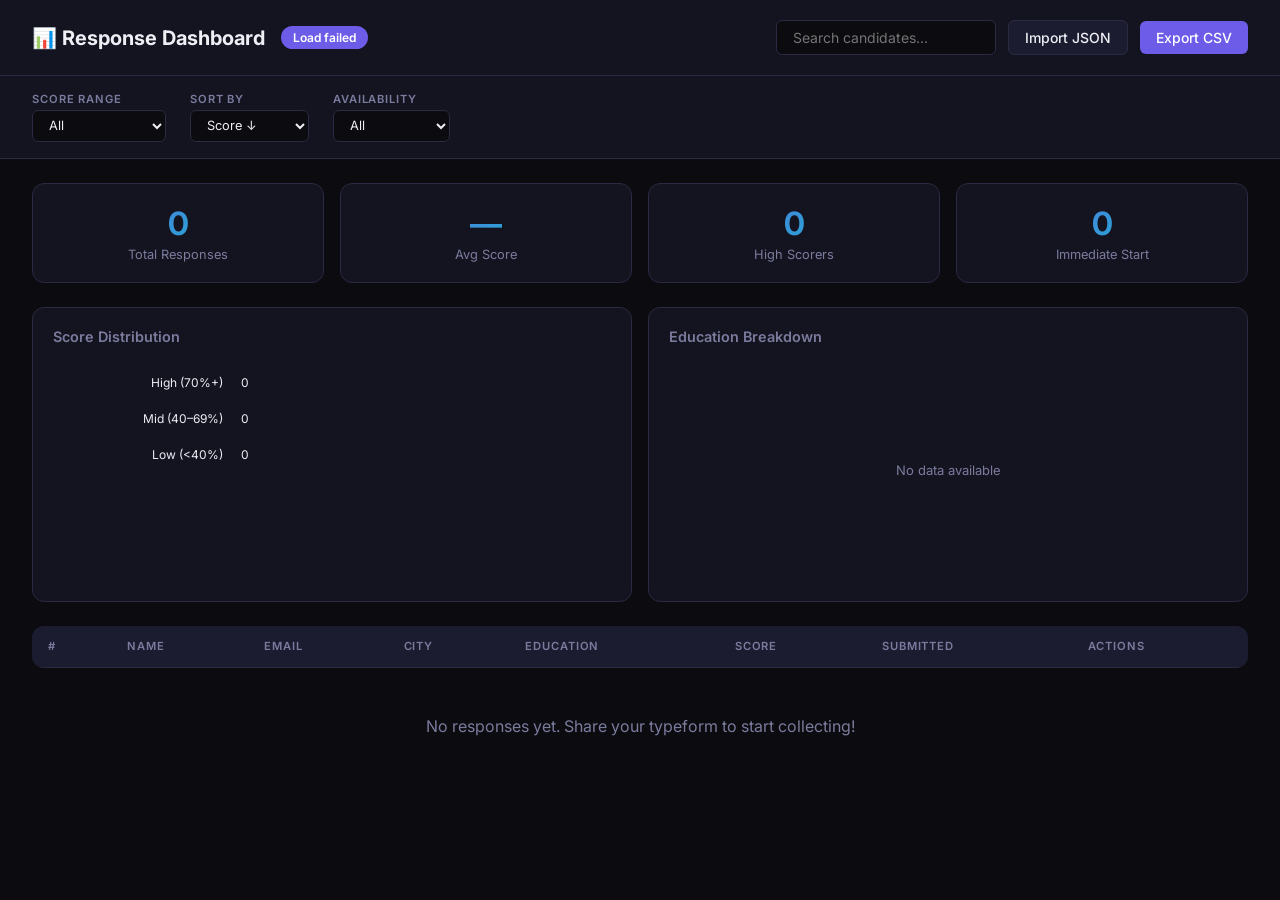
<file: dashboard/index.html>
<!DOCTYPE html>
<html lang="en">
<head>
  <meta charset="UTF-8">
  <meta name="viewport" content="width=device-width, initial-scale=1.0">
  <meta name="description" content="Internal dashboard — view, score, and filter candidate responses">
  <title>Response Dashboard</title>
  <link rel="stylesheet" href="css/styles.css?v=20260326b">
  <link href="https://fonts.googleapis.com/css2?family=Inter:wght@300;400;500;600;700&display=swap" rel="stylesheet">
</head>
<body>
  <!-- Header -->
  <header id="dashboard-header">
    <div class="header-left">
      <h1>📊 Response Dashboard</h1>
      <span class="badge" id="total-count">0 responses</span>
    </div>
    <div class="header-right">
      <input type="text" id="search-input" placeholder="Search candidates..." class="search-box">
      <button id="btn-import" class="btn btn-secondary">Import JSON</button>
      <button id="btn-export" class="btn btn-primary">Export CSV</button>
    </div>
  </header>

  <!-- Filters -->
  <section id="filters-bar">
    <div class="filter-group">
      <label>Score Range</label>
      <select id="filter-score">
        <option value="all">All</option>
        <option value="high">High (70%+)</option>
        <option value="mid">Mid (40–69%)</option>
        <option value="low">Low (&lt;40%)</option>
      </select>
    </div>
    <div class="filter-group">
      <label>Sort By</label>
      <select id="sort-by">
        <option value="score-desc">Score ↓</option>
        <option value="score-asc">Score ↑</option>
        <option value="date-desc">Newest first</option>
        <option value="date-asc">Oldest first</option>
      </select>
    </div>
    <div class="filter-group">
      <label>Availability</label>
      <select id="filter-availability">
        <option value="all">All</option>
        <option value="immediate">Immediately</option>
        <option value="7_10_days">7–10 days</option>
        <option value=">2_weeks">2+ weeks</option>
      </select>
    </div>
  </section>

  <!-- Stats Cards -->
  <section id="stats-row">
    <div class="stat-card">
      <div class="stat-value" id="stat-total">0</div>
      <div class="stat-label">Total Responses</div>
    </div>
    <div class="stat-card">
      <div class="stat-value" id="stat-avg-score">—</div>
      <div class="stat-label">Avg Score</div>
    </div>
    <div class="stat-card">
      <div class="stat-value" id="stat-high">0</div>
      <div class="stat-label">High Scorers</div>
    </div>
    <div class="stat-card">
      <div class="stat-value" id="stat-immediate">0</div>
      <div class="stat-label">Immediate Start</div>
    </div>
  </section>

  <!-- Chart area -->
  <section id="charts-area">
    <div class="chart-card" id="score-distribution-chart">
      <h3>Score Distribution</h3>
      <canvas id="canvas-score-dist" width="400" height="200"></canvas>
    </div>
    <div class="chart-card" id="skills-chart">
      <h3>Education Breakdown</h3>
      <canvas id="canvas-skills" width="400" height="200"></canvas>
    </div>
  </section>

  <!-- Response Table -->
  <section id="response-table-section">
    <table id="response-table">
      <thead>
        <tr>
          <th>#</th>
          <th>Name</th>
          <th>Email</th>
          <th>City</th>
          <th>Education</th>
          <th>Score</th>
          <th>Submitted</th>
          <th>Actions</th>
        </tr>
      </thead>
      <tbody id="response-tbody">
        <!-- Rows rendered by app.js -->
      </tbody>
    </table>
    <div id="empty-state" style="display:none;">
      <p>No responses yet. Share your typeform to start collecting!</p>
    </div>
  </section>

  <!-- Detail Modal -->
  <div id="detail-modal" class="modal-overlay" style="display:none;">
    <div class="modal-content">
      <button class="modal-close" id="btn-close-modal">&times;</button>
      <div id="modal-body"></div>
    </div>
  </div>

  <!-- Hidden file input for import -->
  <input type="file" id="file-import" accept=".json" style="display:none;">

  <script src="js/backend-config.js?v=20260321b"></script>
  <script src="js/storage.js?v=20260326a"></script>
  <script src="js/scoring.js?v=20260321b"></script>
  <script src="js/charts.js?v=20260326b"></script>
  <script src="js/app.js?v=20260326b"></script>
</body>
</html>
</file>
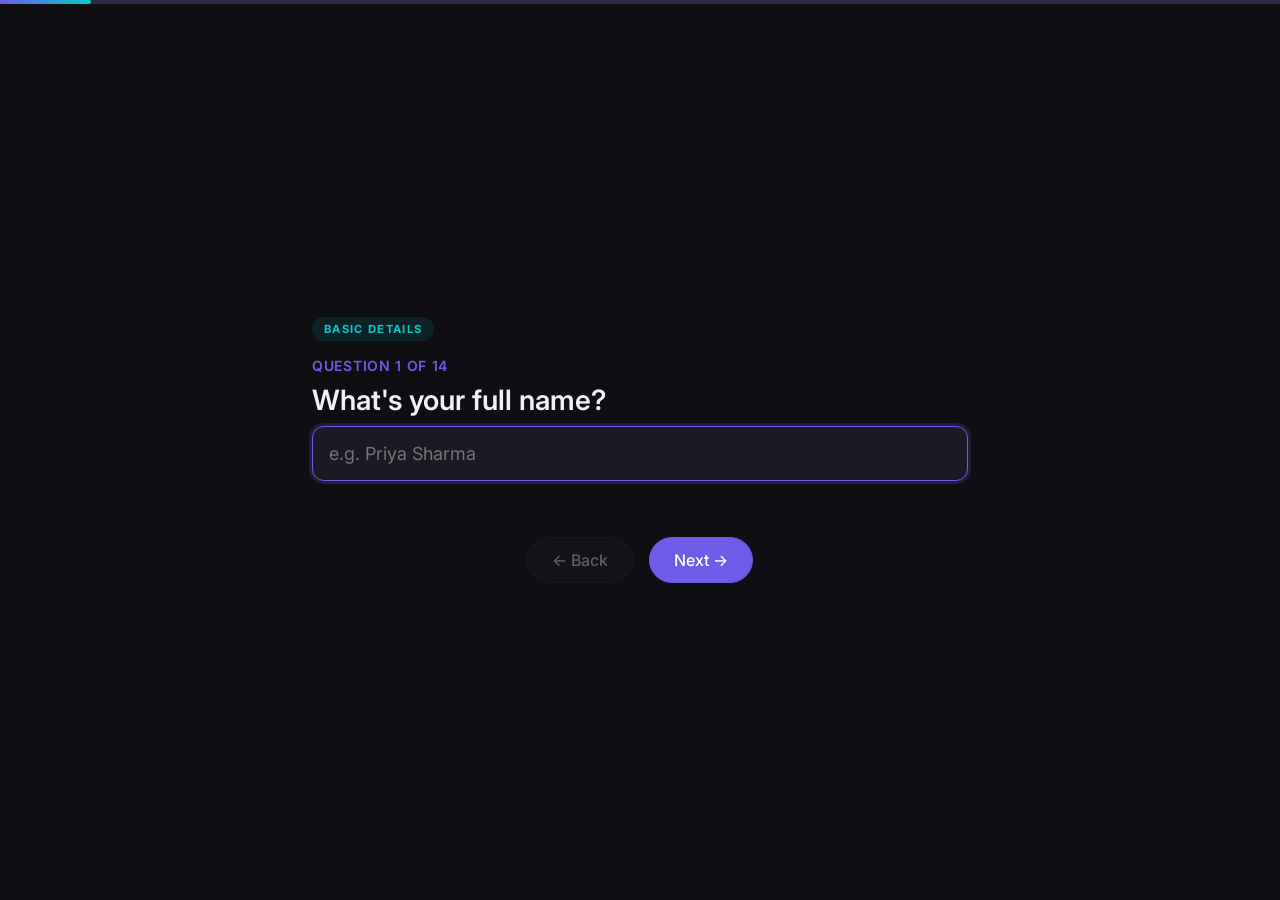
<file: typeform/index.html>
<!DOCTYPE html>
<html lang="en">
<head>
  <meta charset="UTF-8">
  <meta name="viewport" content="width=device-width, initial-scale=1.0">
  <meta name="description" content="Application form for VoC Researcher position">
  <title>Application Form</title>
  <link rel="stylesheet" href="css/styles.css?v=20260321e">
  <link href="https://fonts.googleapis.com/css2?family=Inter:wght@300;400;500;600;700&display=swap" rel="stylesheet">
</head>
<body>
  <div id="form-container">
    <!-- Progress bar -->
    <div id="progress-bar">
      <div id="progress-fill"></div>
    </div>

    <!-- Question slides rendered here by app.js -->
    <main id="question-area"></main>

    <!-- Navigation -->
    <nav id="form-nav">
      <button id="btn-prev" class="nav-btn" disabled>← Back</button>
      <button id="btn-next" class="nav-btn primary">Next →</button>
      <button id="btn-submit" class="nav-btn submit" style="display:none;">Submit ✓</button>
    </nav>
  </div>

  <!-- Thank-you screen (hidden by default) -->
  <div id="thank-you-screen" style="display:none;">
    <h1>Thank you!</h1>
    <p>Your application has been submitted successfully.</p>
    <p>If selected, our team will reach out to you via WhatsApp with the next steps.</p>
  </div>

  <script src="js/questions.js?v=20260321e"></script>
  <script src="js/backend-config.js?v=20260321e"></script>
  <script src="js/storage.js?v=20260321e"></script>
  <script src="js/app.js?v=20260321e"></script>
</body>
</html>
</file>
<file: dashboard/css/styles.css>
/* ==========================================================================
   Response Dashboard — Styles
   ========================================================================== */

:root {
  --font-primary: 'Inter', sans-serif;

  --color-bg: #0b0b10;
  --color-surface: #141420;
  --color-surface-alt: #1c1c30;
  --color-primary: #6c5ce7;
  --color-primary-hover: #7f70f0;
  --color-accent: #00cec9;
  --color-success: #00b894;
  --color-warning: #fdcb6e;
  --color-error: #ff6b6b;
  --color-text: #eeeef5;
  --color-text-muted: #7b7b9e;
  --color-border: #2a2a42;

  --radius-sm: 6px;
  --radius-md: 12px;
  --radius-lg: 20px;

  --transition-fast: 150ms ease;
  --transition-base: 250ms ease;
}

*, *::before, *::after {
  box-sizing: border-box;
  margin: 0;
  padding: 0;
}

html, body {
  min-height: 100vh;
  width: 100%;
  font-family: var(--font-primary);
  background: var(--color-bg);
  color: var(--color-text);
  -webkit-font-smoothing: antialiased;
  overflow-x: hidden;
}

/* --- Header --- */
#dashboard-header {
  display: flex;
  justify-content: space-between;
  align-items: center;
  padding: 1.25rem 2rem;
  background: var(--color-surface);
  border-bottom: 1px solid var(--color-border);
  position: sticky;
  top: 0;
  z-index: 50;
}

.header-left {
  display: flex;
  align-items: center;
  gap: 1rem;
}

.header-left h1 {
  font-size: 1.25rem;
  font-weight: 700;
}

.badge {
  background: var(--color-primary);
  color: #fff;
  font-size: 0.75rem;
  font-weight: 600;
  padding: 0.25rem 0.75rem;
  border-radius: 999px;
}

.header-right {
  display: flex;
  align-items: center;
  gap: 0.75rem;
}

.search-box {
  padding: 0.5rem 1rem;
  font-family: var(--font-primary);
  font-size: 0.875rem;
  background: var(--color-bg);
  color: var(--color-text);
  border: 1px solid var(--color-border);
  border-radius: var(--radius-sm);
  outline: none;
  width: 220px;
  transition: border-color var(--transition-fast);
}

.search-box:focus {
  border-color: var(--color-primary);
}

.btn {
  padding: 0.5rem 1rem;
  font-family: var(--font-primary);
  font-size: 0.875rem;
  font-weight: 500;
  border: none;
  border-radius: var(--radius-sm);
  cursor: pointer;
  transition: all var(--transition-fast);
}

.btn-primary {
  background: var(--color-primary);
  color: #fff;
}
.btn-primary:hover { background: var(--color-primary-hover); }

.btn-secondary {
  background: var(--color-surface-alt);
  color: var(--color-text);
  border: 1px solid var(--color-border);
}
.btn-secondary:hover { background: var(--color-border); }

/* --- Filters Bar --- */
#filters-bar {
  display: flex;
  gap: 1.5rem;
  padding: 1rem 2rem;
  background: var(--color-surface);
  border-bottom: 1px solid var(--color-border);
  flex-wrap: wrap;
}

.filter-group {
  display: flex;
  flex-direction: column;
  gap: 0.25rem;
}

.filter-group label {
  font-size: 0.7rem;
  text-transform: uppercase;
  letter-spacing: 0.08em;
  color: var(--color-text-muted);
  font-weight: 600;
}

.filter-group select {
  padding: 0.4rem 0.75rem;
  font-family: var(--font-primary);
  font-size: 0.8rem;
  background: var(--color-bg);
  color: var(--color-text);
  border: 1px solid var(--color-border);
  border-radius: var(--radius-sm);
  outline: none;
}

/* --- Stats Row --- */
#stats-row {
  display: grid;
  grid-template-columns: repeat(auto-fit, minmax(180px, 1fr));
  gap: 1rem;
  padding: 1.5rem 2rem;
}

.stat-card {
  background: var(--color-surface);
  border: 1px solid var(--color-border);
  border-radius: var(--radius-md);
  padding: 1.25rem;
  text-align: center;
}

.stat-value {
  font-size: 2rem;
  font-weight: 700;
  background: linear-gradient(135deg, var(--color-primary), var(--color-accent));
  -webkit-background-clip: text;
  background-clip: text;
  -webkit-text-fill-color: transparent;
}

.stat-label {
  font-size: 0.8rem;
  color: var(--color-text-muted);
  margin-top: 0.25rem;
}

/* --- Charts Area --- */
#charts-area {
  display: grid;
  grid-template-columns: 1fr 1fr;
  gap: 1rem;
  padding: 0 2rem 1.5rem;
  min-width: 0;
}

.chart-card {
  background: var(--color-surface);
  border: 1px solid var(--color-border);
  border-radius: var(--radius-md);
  padding: 1.25rem;
  min-width: 0;
}

.chart-card h3 {
  font-size: 0.9rem;
  font-weight: 600;
  margin-bottom: 1rem;
  color: var(--color-text-muted);
}

.chart-card canvas {
  display: block;
  width: 100%;
  max-width: 100%;
  height: 220px;
}

/* --- Response Table --- */
#response-table-section {
  padding: 0 2rem 2rem;
  overflow-x: auto;
}

#response-table {
  width: 100%;
  border-collapse: collapse;
  background: var(--color-surface);
  border-radius: var(--radius-md);
  overflow: hidden;
}

#response-table th,
#response-table td {
  text-align: left;
  padding: 0.85rem 1rem;
  border-bottom: 1px solid var(--color-border);
  font-size: 0.875rem;
  overflow-wrap: anywhere;
}

#response-table th {
  background: var(--color-surface-alt);
  color: var(--color-text-muted);
  font-weight: 600;
  text-transform: uppercase;
  font-size: 0.7rem;
  letter-spacing: 0.08em;
}

#response-table tr:hover {
  background: var(--color-surface-alt);
}

/* Score badge */
.score-badge {
  display: inline-block;
  padding: 0.2rem 0.6rem;
  border-radius: 999px;
  font-size: 0.75rem;
  font-weight: 700;
}

.score-high { background: rgba(0, 184, 148, 0.15); color: var(--color-success); }
.score-mid  { background: rgba(253, 203, 110, 0.15); color: var(--color-warning); }
.score-low  { background: rgba(255, 107, 107, 0.15); color: var(--color-error); }

/* --- Detail Modal --- */
.modal-overlay {
  position: fixed;
  inset: 0;
  background: rgba(0, 0, 0, 0.7);
  display: flex;
  align-items: center;
  justify-content: center;
  z-index: 100;
  backdrop-filter: blur(4px);
}

.modal-content {
  background: var(--color-surface);
  border: 1px solid var(--color-border);
  border-radius: var(--radius-lg);
  padding: 2rem;
  max-width: 640px;
  width: 90%;
  max-height: 80vh;
  overflow-y: auto;
  position: relative;
}

.modal-close {
  position: absolute;
  top: 1rem;
  right: 1rem;
  background: none;
  border: none;
  color: var(--color-text-muted);
  font-size: 1.5rem;
  cursor: pointer;
}

.modal-close:hover { color: var(--color-text); }

.modal-field {
  margin-bottom: 1.25rem;
}

.modal-field-label {
  font-size: 0.7rem;
  text-transform: uppercase;
  letter-spacing: 0.08em;
  color: var(--color-text-muted);
  font-weight: 600;
  margin-bottom: 0.25rem;
}

.modal-field-value {
  font-size: 0.95rem;
  line-height: 1.5;
}

body.modal-open {
  overflow: hidden;
}

/* --- Empty State --- */
#empty-state {
  text-align: center;
  padding: 3rem 1rem;
  color: var(--color-text-muted);
  font-size: 1rem;
}

/* --- Responsive --- */
@media (max-width: 768px) {
  #dashboard-header {
    flex-direction: column;
    gap: 0.75rem;
    align-items: flex-start;
  }

  #charts-area {
    grid-template-columns: 1fr;
  }

  #response-table-section {
    overflow-x: auto;
  }
}
</file>
<file: typeform/css/styles.css>
/* ==========================================================================
   Custom Typeform — Styles
   ========================================================================== */

/* --- Design Tokens --- */
:root {
  --font-primary: 'Inter', sans-serif;

  /* Colors — update these to match your brand */
  --color-bg: #0f0f13;
  --color-surface: #1a1a24;
  --color-surface-hover: #24243a;
  --color-primary: #6c5ce7;
  --color-primary-hover: #7f70f0;
  --color-accent: #00cec9;
  --color-text: #f0f0f5;
  --color-text-muted: #8b8b9e;
  --color-border: #2d2d44;
  --color-error: #ff6b6b;
  --color-success: #00b894;

  /* Spacing */
  --space-xs: 0.25rem;
  --space-sm: 0.5rem;
  --space-md: 1rem;
  --space-lg: 2rem;
  --space-xl: 3rem;
  --space-2xl: 5rem;

  /* Border radius */
  --radius-sm: 6px;
  --radius-md: 12px;
  --radius-lg: 20px;
  --radius-full: 9999px;

  /* Transitions */
  --transition-fast: 150ms ease;
  --transition-base: 250ms ease;
  --transition-slow: 400ms cubic-bezier(0.4, 0, 0.2, 1);
}

/* --- Reset & Base --- */
*, *::before, *::after {
  box-sizing: border-box;
  margin: 0;
  padding: 0;
}

html, body {
  height: 100%;
  font-family: var(--font-primary);
  background: var(--color-bg);
  color: var(--color-text);
  -webkit-font-smoothing: antialiased;
}

/* --- Form Container --- */
#form-container {
  display: flex;
  flex-direction: column;
  justify-content: center;
  align-items: center;
  min-height: 100vh;
  padding: var(--space-lg);
  max-width: 720px;
  margin: 0 auto;
}

/* --- Progress Bar --- */
#progress-bar {
  position: fixed;
  top: 0;
  left: 0;
  width: 100%;
  height: 4px;
  background: var(--color-border);
  z-index: 100;
}

#progress-fill {
  height: 100%;
  width: 0%;
  background: linear-gradient(90deg, var(--color-primary), var(--color-accent));
  transition: width var(--transition-slow);
  border-radius: 0 var(--radius-full) var(--radius-full) 0;
}

/* --- Question Area --- */
#question-area {
  width: 100%;
  text-align: left;
}

.question-slide {
  animation: fadeInUp var(--transition-slow) forwards;
}

.question-number {
  color: var(--color-primary);
  font-size: 0.875rem;
  font-weight: 600;
  letter-spacing: 0.05em;
  text-transform: uppercase;
  margin-bottom: var(--space-sm);
}

.question-text {
  font-size: 1.75rem;
  font-weight: 600;
  line-height: 1.3;
  margin-bottom: var(--space-sm);
}

.question-description {
  font-size: 1rem;
  color: var(--color-text-muted);
  margin-bottom: var(--space-lg);
  line-height: 1.6;
}

/* --- Section Label --- */
.section-label {
  display: inline-block;
  font-size: 0.7rem;
  font-weight: 700;
  text-transform: uppercase;
  letter-spacing: 0.12em;
  color: var(--color-accent);
  background: rgba(0, 206, 201, 0.1);
  padding: 0.3rem 0.75rem;
  border-radius: var(--radius-full);
  margin-bottom: var(--space-md);
}

/* --- Input Styles --- */
.form-input,
.form-textarea,
.form-select {
  width: 100%;
  padding: var(--space-md);
  font-family: var(--font-primary);
  font-size: 1.125rem;
  color: var(--color-text);
  background: var(--color-surface);
  border: 1px solid var(--color-border);
  border-radius: var(--radius-md);
  outline: none;
  transition: border-color var(--transition-fast), box-shadow var(--transition-fast);
}

.form-input:focus,
.form-textarea:focus,
.form-select:focus {
  border-color: var(--color-primary);
  box-shadow: 0 0 0 3px rgba(108, 92, 231, 0.2);
}

.form-textarea {
  min-height: 140px;
  resize: vertical;
}

/* --- Multiple Choice --- */
.choice-list {
  display: flex;
  flex-direction: column;
  gap: var(--space-sm);
}

.choice-item {
  display: flex;
  align-items: center;
  gap: var(--space-md);
  padding: var(--space-md);
  background: var(--color-surface);
  border: 1px solid var(--color-border);
  border-radius: var(--radius-md);
  cursor: pointer;
  transition: all var(--transition-fast);
}

.choice-item:hover {
  background: var(--color-surface-hover);
  border-color: var(--color-primary);
}

.choice-item.selected {
  border-color: var(--color-primary);
  background: rgba(108, 92, 231, 0.1);
}

.choice-key {
  display: flex;
  align-items: center;
  justify-content: center;
  width: 28px;
  height: 28px;
  font-size: 0.75rem;
  font-weight: 700;
  color: var(--color-primary);
  border: 1px solid var(--color-border);
  border-radius: var(--radius-sm);
  flex-shrink: 0;
}

.choice-item.selected .choice-key {
  background: var(--color-primary);
  color: #fff;
  border-color: var(--color-primary);
}

.choice-label {
  font-size: 1rem;
}

/* --- Navigation --- */
#form-nav {
  display: flex;
  gap: var(--space-md);
  margin-top: var(--space-xl);
}

.nav-btn {
  padding: 0.75rem 1.5rem;
  font-family: var(--font-primary);
  font-size: 1rem;
  font-weight: 500;
  border: 1px solid var(--color-border);
  border-radius: var(--radius-full);
  cursor: pointer;
  transition: all var(--transition-fast);
  background: var(--color-surface);
  color: var(--color-text);
}

.nav-btn:hover:not(:disabled) {
  background: var(--color-surface-hover);
}

.nav-btn:disabled {
  opacity: 0.35;
  cursor: not-allowed;
}

.nav-btn.primary {
  background: var(--color-primary);
  border-color: var(--color-primary);
  color: #fff;
}

.nav-btn.primary:hover {
  background: var(--color-primary-hover);
}

.nav-btn.submit {
  background: var(--color-success);
  border-color: var(--color-success);
  color: #fff;
}

/* --- Thank You Screen --- */
#thank-you-screen {
  display: flex;
  flex-direction: column;
  align-items: center;
  justify-content: center;
  min-height: 100vh;
  text-align: center;
  padding: var(--space-lg);
}

#thank-you-screen h1 {
  font-size: 2.5rem;
  margin-bottom: var(--space-md);
  background: linear-gradient(135deg, var(--color-primary), var(--color-accent));
  -webkit-background-clip: text;
  background-clip: text;
  -webkit-text-fill-color: transparent;
}

/* --- Validation Error --- */
.error-message {
  color: var(--color-error);
  font-size: 0.875rem;
  margin-top: var(--space-sm);
}

/* --- Animations --- */
@keyframes fadeInUp {
  from {
    opacity: 0;
    transform: translateY(24px);
  }
  to {
    opacity: 1;
    transform: translateY(0);
  }
}

/* --- Responsive: Tablet (≤768px) --- */
@media (max-width: 768px) {
  .question-text {
    font-size: 1.5rem;
  }

  #form-container {
    min-height: 100dvh;
    padding: var(--space-md);
    max-width: 100%;
    justify-content: flex-start;
    align-items: stretch;
  }

  /* Keep nav directly after the question content */
  #form-nav {
    position: static;
    background: var(--color-bg);
    border-top: 1px solid var(--color-border);
    padding: var(--space-md) var(--space-lg);
    padding-bottom: var(--space-md);
    margin-top: var(--space-md);
    width: 100%;
    justify-content: center;
    z-index: 50;
  }
}

/* --- Responsive: Mobile (≤480px) --- */
@media (max-width: 480px) {

  /* --- Layout --- */
  #form-container {
    min-height: 100dvh;
    padding: var(--space-md) var(--space-sm);
    justify-content: flex-start;
    padding-top: 3rem;
    align-items: stretch;
  }

  /* --- Typography --- */
  .question-text {
    font-size: 1.25rem;
    line-height: 1.35;
    margin-bottom: var(--space-xs);
  }

  .question-number {
    font-size: 0.75rem;
    margin-bottom: var(--space-xs);
  }

  .question-description {
    font-size: 0.9rem;
    margin-bottom: var(--space-md);
    line-height: 1.5;
  }

  /* --- Section Label --- */
  .section-label {
    font-size: 0.65rem;
    padding: 0.2rem 0.6rem;
    margin-bottom: var(--space-sm);
  }

  /* --- Inputs --- */
  .form-input,
  .form-textarea,
  .form-select {
    font-size: 1rem;
    padding: 0.85rem var(--space-md);
    border-radius: var(--radius-sm);
  }

  .form-textarea {
    min-height: 120px;
  }

  /* --- Choice Cards --- */
  .choice-list {
    gap: 0.4rem;
  }

  .choice-item {
    padding: 0.75rem var(--space-md);
    border-radius: var(--radius-sm);
    gap: 0.75rem;
    /* Larger touch target */
    min-height: 48px;
  }

  .choice-key {
    width: 26px;
    height: 26px;
    font-size: 0.7rem;
  }

  .choice-label {
    font-size: 0.9rem;
    line-height: 1.35;
  }

  /* --- Navigation directly below question --- */
  #form-nav {
    position: static;
    background: var(--color-bg);
    border-top: 1px solid var(--color-border);
    padding: var(--space-sm) var(--space-md);
    padding-bottom: var(--space-sm);
    margin-top: var(--space-sm);
    width: 100%;
    justify-content: center;
    gap: var(--space-sm);
    z-index: 50;
  }

  .nav-btn {
    padding: 0.7rem 1.25rem;
    font-size: 0.9rem;
    flex: 1;
    max-width: 160px;
    text-align: center;
  }

  /* --- Progress Bar --- */
  #progress-bar {
    height: 3px;
  }

  /* --- Thank You Screen --- */
  #thank-you-screen {
    padding: var(--space-lg) var(--space-md);
  }

  #thank-you-screen h1 {
    font-size: 2rem;
  }

  #thank-you-screen p {
    font-size: 0.95rem;
    max-width: 90%;
    line-height: 1.6;
  }

  /* --- Error Message --- */
  .error-message {
    font-size: 0.8rem;
  }
}

/* --- Very small screens (≤360px) --- */
@media (max-width: 360px) {
  .question-text {
    font-size: 1.1rem;
  }

  .choice-label {
    font-size: 0.85rem;
  }

  .nav-btn {
    padding: 0.6rem 1rem;
    font-size: 0.85rem;
  }

  #thank-you-screen h1 {
    font-size: 1.75rem;
  }
}
</file>
